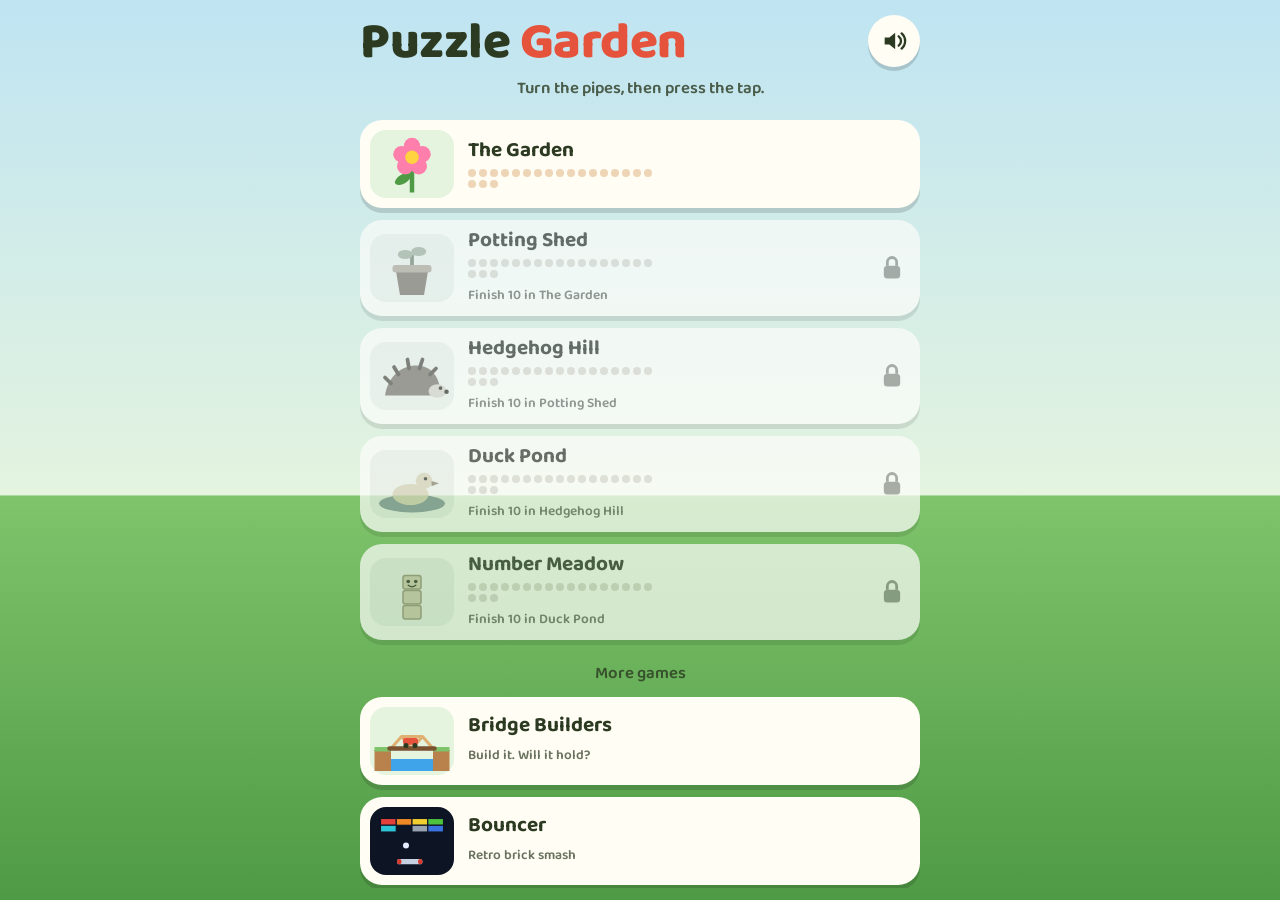
<file: index.html>
<!doctype html>
<html lang="en">
<head>
<meta charset="utf-8">
<meta name="viewport" content="width=device-width,initial-scale=1,maximum-scale=1,minimum-scale=1,user-scalable=no,viewport-fit=cover">
<title>Puzzle Garden</title>
<meta name="description" content="A gentle pipe puzzle for little ones. No ads, no timers.">
<!-- Makes it installable / full-screen when added to the home screen -->
<link rel="manifest" href="manifest.json">
<meta name="theme-color" content="#4f9a45">
<meta name="apple-mobile-web-app-capable" content="yes">
<meta name="mobile-web-app-capable" content="yes">
<meta name="apple-mobile-web-app-status-bar-style" content="default">
<meta name="apple-mobile-web-app-title" content="Puzzle Garden">
<link rel="apple-touch-icon" href="icons/icon-180.png">
<link rel="icon" href="icons/icon-192.png">
<link rel="preconnect" href="https://fonts.googleapis.com">
<link rel="stylesheet" href="https://fonts.googleapis.com/css2?family=Baloo+2:wght@600;800&display=swap">
<link rel="stylesheet" href="css/style.css">
<style>:root{padding-top:env(safe-area-inset-top,0px);padding-bottom:env(safe-area-inset-bottom,0px);box-sizing:border-box}</style>
</head>
<body>
<div class="app">
  <section class="screen" id="home">
    <div class="top">
      <h1>Puzzle <span>Garden</span></h1>
      <button class="round" id="mute" aria-label="Sound on or off"></button>
    </div>
    <p class="sub">Turn the pipes, then press the tap.</p>
    <div class="worlds" id="worlds"></div>
    <p class="sub more">More games</p>
    <div class="worlds">
      <a class="world gamecard" href="bridge/" aria-label="Bridge Builders">
        <div class="art"><svg viewBox="0 0 100 80"><rect x="0" y="52" width="22" height="28" fill="#b9824c"/><rect x="78" y="52" width="22" height="28" fill="#b9824c"/><rect x="0" y="48" width="22" height="6" fill="#7fc46b"/><rect x="78" y="48" width="22" height="6" fill="#7fc46b"/><rect x="22" y="64" width="56" height="16" fill="#3fa4ea"/><path d="M22 50L36 34 50 50 64 34 78 50M36 34H64" stroke="#e0b072" stroke-width="4" fill="none" stroke-linejoin="round"/><path d="M20 50H80" stroke="#7a5230" stroke-width="6" stroke-linecap="round"/><rect x="38" y="36" width="20" height="9" rx="3" fill="#e5533d"/><circle cx="42" cy="46" r="3.4" fill="#2c3a22"/><circle cx="54" cy="46" r="3.4" fill="#2c3a22"/></svg></div>
        <div class="winfo"><strong>Bridge Builders</strong><span class="soon">Build it. Will it hold?</span></div>
      </a>
      <a class="world gamecard" href="bouncer/" aria-label="Bouncer">
        <div class="art" style="background:#0d1424"><svg viewBox="0 0 100 80"><g stroke="#0d1424" stroke-width="1.5"><rect x="8" y="10" width="21" height="9" fill="#e5413b"/><rect x="29" y="10" width="21" height="9" fill="#f08a24"/><rect x="50" y="10" width="21" height="9" fill="#f2cf2f"/><rect x="71" y="10" width="21" height="9" fill="#4cc23d"/><rect x="8" y="19" width="21" height="9" fill="#2fc4d4"/><rect x="50" y="19" width="21" height="9" fill="#9aa4b0"/><rect x="71" y="19" width="21" height="9" fill="#3a73de"/></g><circle cx="42" cy="46" r="4" fill="#e6ecff"/><rect x="30" y="64" width="34" height="7" rx="3.5" fill="#c6d0e0"/><rect x="30" y="64" width="6" height="7" rx="3" fill="#d63a2e"/><rect x="58" y="64" width="6" height="7" rx="3" fill="#d63a2e"/></svg></div>
        <div class="winfo"><strong>Bouncer</strong><span class="soon">Retro brick smash</span></div>
      </a>
      <a class="world gamecard" href="manor/" aria-label="Murder at Muddlecombe Manor">
        <div class="art" style="background:#2c1d13"><svg viewBox="0 0 100 80"><path d="M14 40L50 14 86 40V72H14Z" fill="#5b3d27"/><path d="M8 42L50 10 92 42" stroke="#3b2416" stroke-width="6" fill="none" stroke-linejoin="round"/><rect x="44" y="50" width="12" height="22" fill="#1d130d"/><rect x="22" y="44" width="12" height="10" fill="#f2c94c"/><rect x="66" y="44" width="12" height="10" fill="#1d130d"/><circle cx="72" cy="26" r="7" fill="#f1e6cc"/><circle cx="75" cy="24" r="6" fill="#2c1d13"/><circle cx="35" cy="66" r="7" fill="none" stroke="#f1e6cc" stroke-width="3"/><path d="M40 71l7 7" stroke="#f1e6cc" stroke-width="3.5" stroke-linecap="round"/></svg></div>
        <div class="winfo"><strong>Muddlecombe Manor</strong><span class="soon">Whodunnit for 2&ndash;6</span></div>
      </a>
    </div>
    <p class="foot">No ads. No timers. Just tap.</p>
  </section>

  <section class="screen" id="levels" hidden>
    <div class="bar">
      <button class="round" id="levelsBack" aria-label="Back to worlds"></button>
      <h2 id="worldName"></h2>
      <span class="spacer"></span>
    </div>
    <div class="plots" id="plots"></div>
  </section>

  <section class="screen" id="game" hidden>
    <div class="bar">
      <button class="round" id="homeBtn" aria-label="Back to levels"></button>
      <div class="tower" id="lvlTower" aria-hidden="true"></div>
      <button class="round" id="resetBtn" aria-label="Start this level again"></button>
    </div>
    <div class="bed"><div class="board" id="board"></div></div>
    <div class="tray" id="tray" hidden></div>
  </section>
</div>

<div class="win" id="win" hidden>
  <svg class="big" viewBox="0 0 100 100" aria-hidden="true">
    <g fill="var(--petal)">
      <ellipse cx="50" cy="22" rx="14" ry="20"/><ellipse cx="50" cy="22" rx="14" ry="20" transform="rotate(60 50 45)"/>
      <ellipse cx="50" cy="22" rx="14" ry="20" transform="rotate(120 50 45)"/><ellipse cx="50" cy="22" rx="14" ry="20" transform="rotate(180 50 45)"/>
      <ellipse cx="50" cy="22" rx="14" ry="20" transform="rotate(240 50 45)"/><ellipse cx="50" cy="22" rx="14" ry="20" transform="rotate(300 50 45)"/>
    </g>
    <circle cx="50" cy="45" r="15" fill="var(--centre)"/>
    <circle cx="44" cy="42" r="2.4" fill="var(--ink)"/><circle cx="56" cy="42" r="2.4" fill="var(--ink)"/>
    <path d="M43 49 q7 7 14 0" stroke="var(--ink)" stroke-width="2.6" fill="none" stroke-linecap="round"/>
  </svg>
  <div class="row">
    <button class="round" id="winHome" aria-label="Back to garden"></button>
    <button class="go" id="nextBtn" aria-label="Next level"><svg viewBox="0 0 24 24"><path d="M5 12h12M12 6l6 6-6 6" stroke="#fff" stroke-width="3.2" fill="none" stroke-linecap="round" stroke-linejoin="round"/></svg></button>
  </div>
</div>
<script src="js/levels.js"></script>
<script src="js/game.js"></script>
</body>
</html>
</file>
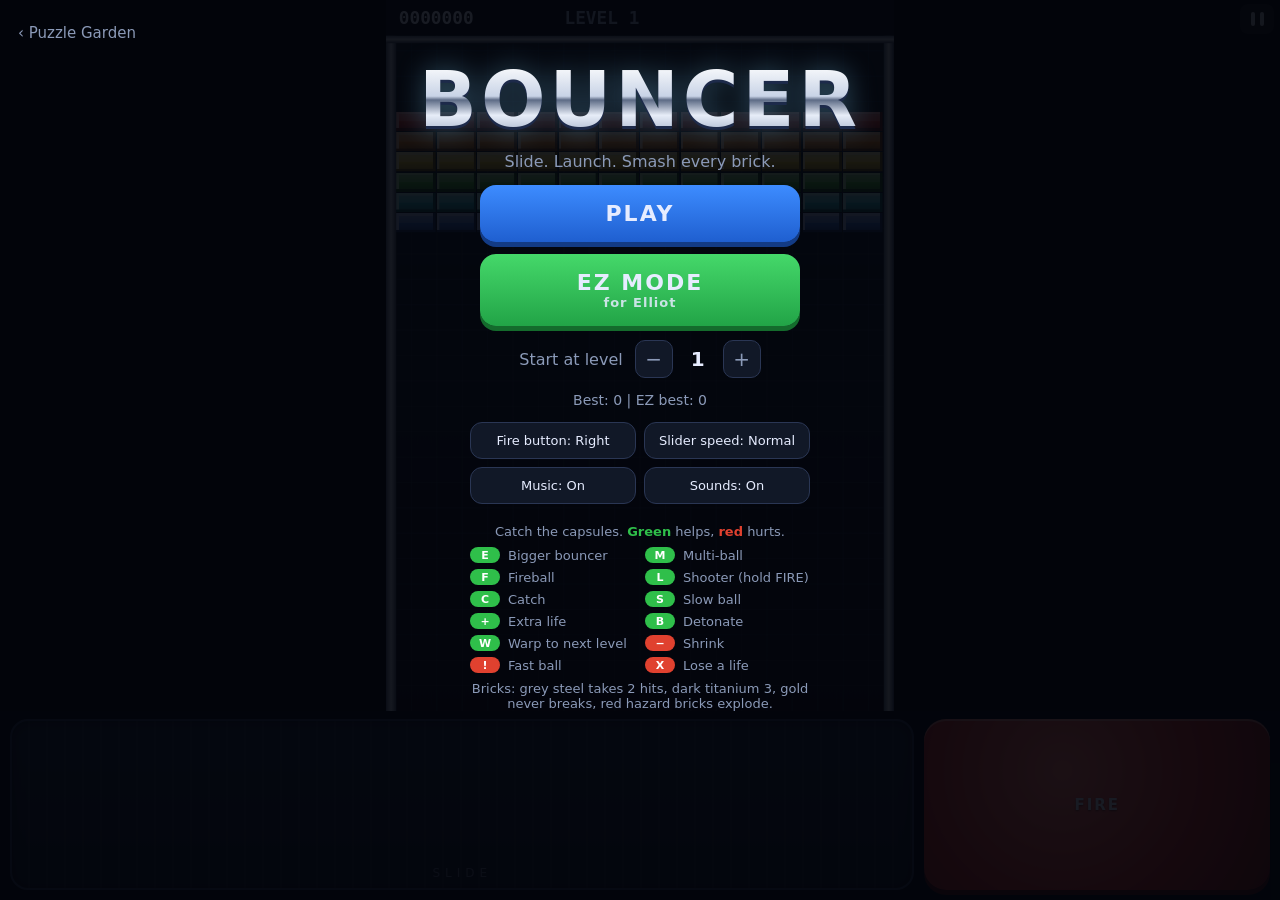
<file: bouncer/index.html>
<!doctype html>
<html lang="en">
<head>
<meta charset="utf-8">
<meta name="viewport" content="width=device-width,initial-scale=1,maximum-scale=1,minimum-scale=1,user-scalable=no,viewport-fit=cover">
<title>Bouncer</title>
<meta name="description" content="A retro brick-breaker. Slide, launch, smash.">
<link rel="manifest" href="../manifest.json">
<meta name="theme-color" content="#05070d">
<meta name="apple-mobile-web-app-capable" content="yes">
<meta name="mobile-web-app-capable" content="yes">
<meta name="apple-mobile-web-app-status-bar-style" content="black-translucent">
<meta name="apple-mobile-web-app-title" content="Puzzle Garden">
<link rel="apple-touch-icon" href="../icons/icon-180.png">
<link rel="icon" href="../icons/icon-192.png">
<link rel="stylesheet" href="bouncer.css">
</head>
<body>
<div id="app">
  <!-- The playfield. Everything in it is drawn by game.js -->
  <div id="stage">
    <canvas id="view"></canvas>
    <button id="pauseBtn" aria-label="Pause"><i></i><i></i></button>
  </div>

  <!-- The controls: a slide area that works like a laptop trackpad, and a fire button.
       The "fire-left" class swaps their sides. -->
  <div id="pad">
    <div id="slider" aria-label="Slide here to move the bouncer">
      <div class="grip"></div>
      <div id="touchDot"></div>
      <span>SLIDE</span>
    </div>
    <button id="fire" aria-label="Fire or launch"><b id="fireLabel">LAUNCH</b></button>
  </div>
</div>

<!-- Title screen -->
<div class="overlay" id="menu">
  <a class="back" href="../">&lsaquo; Puzzle Garden</a>
  <h1 class="logo">BOUNCER</h1>
  <p class="tag">Slide. Launch. Smash every brick.</p>
  <div class="btns">
    <button class="big" id="playNormal">PLAY</button>
    <button class="big ez" id="playEz">EZ MODE<small>for Elliot</small></button>
  </div>
  <div class="startAt">Start at level
    <button id="lvDown" aria-label="Earlier level">&minus;</button>
    <span id="lvNum">1</span>
    <button id="lvUp" aria-label="Later level">+</button>
  </div>
  <div class="scores" id="scores"></div>
  <div class="opts">
    <button data-opt="side"></button>
    <button data-opt="sens"></button>
    <button data-opt="music"></button>
    <button data-opt="sfx"></button>
  </div>
  <div class="legend">
    <p>Catch the capsules. <span class="g">Green</span> helps, <span class="r">red</span> hurts.</p>
    <ul>
      <li><em class="g">E</em>Bigger bouncer</li>
      <li><em class="g">M</em>Multi-ball</li>
      <li><em class="g">F</em>Fireball</li>
      <li><em class="g">L</em>Shooter (hold FIRE)</li>
      <li><em class="g">C</em>Catch</li>
      <li><em class="g">S</em>Slow ball</li>
      <li><em class="g">+</em>Extra life</li>
      <li><em class="g">B</em>Detonate</li>
      <li><em class="g">W</em>Warp to next level</li>
      <li><em class="r">&minus;</em>Shrink</li>
      <li><em class="r">!</em>Fast ball</li>
      <li><em class="r">X</em>Lose a life</li>
    </ul>
    <p>Bricks: grey steel takes 2 hits, dark titanium 3, gold never breaks, red hazard bricks explode.</p>
  </div>
</div>

<!-- Pause screen -->
<div class="overlay" id="pauseMenu" hidden>
  <h2>PAUSED</h2>
  <div class="btns">
    <button class="big" id="resumeBtn">RESUME</button>
    <button class="big dim" id="quitBtn">QUIT TO MENU</button>
  </div>
  <div class="opts">
    <button data-opt="side"></button>
    <button data-opt="sens"></button>
    <button data-opt="music"></button>
    <button data-opt="sfx"></button>
  </div>
</div>

<!-- Game over screen -->
<div class="overlay" id="overMenu" hidden>
  <h2>GAME OVER</h2>
  <p class="final" id="finalScore"></p>
  <p class="best" id="finalBest"></p>
  <div class="btns">
    <button class="big" id="againBtn">PLAY AGAIN</button>
    <button class="big dim" id="menuBtn">MENU</button>
  </div>
</div>

<script src="levels.js"></script>
<script src="sound.js"></script>
<script src="game.js"></script>
</body>
</html>
</file>
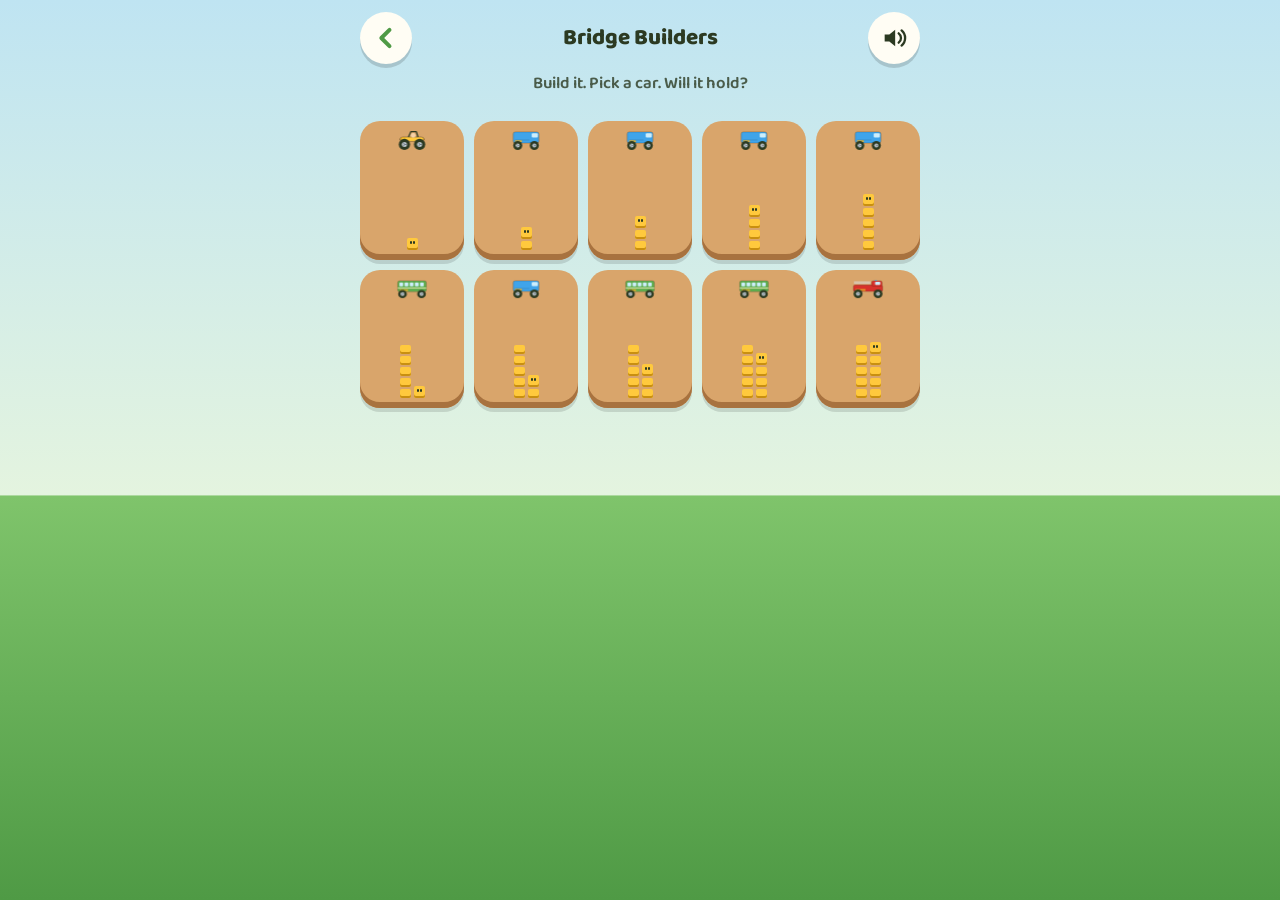
<file: bridge/index.html>
<!doctype html>
<html lang="en">
<head>
<meta charset="utf-8">
<meta name="viewport" content="width=device-width,initial-scale=1,maximum-scale=1,minimum-scale=1,user-scalable=no,viewport-fit=cover">
<title>Bridge Builders</title>
<meta name="description" content="Build a bridge, pick a car, and see if it holds. No ads, no timers.">
<link rel="manifest" href="../manifest.json">
<meta name="theme-color" content="#4f9a45">
<meta name="apple-mobile-web-app-capable" content="yes">
<meta name="mobile-web-app-capable" content="yes">
<meta name="apple-mobile-web-app-title" content="Puzzle Garden">
<link rel="apple-touch-icon" href="../icons/icon-180.png">
<link rel="icon" href="../icons/icon-192.png">
<link rel="preconnect" href="https://fonts.googleapis.com">
<link rel="stylesheet" href="https://fonts.googleapis.com/css2?family=Baloo+2:wght@600;800&display=swap">
<link rel="stylesheet" href="../css/style.css">
<link rel="stylesheet" href="bridge.css">
<style>:root{padding-top:env(safe-area-inset-top,0px);padding-bottom:env(safe-area-inset-bottom,0px);box-sizing:border-box}</style>
</head>
<body>
<div class="app">
  <!-- Level picker -->
  <section class="screen" id="levels">
    <div class="bar">
      <a class="round" id="homeLink" href="../" aria-label="Back to Puzzle Garden"></a>
      <h2>Bridge Builders</h2>
      <button class="round" id="mute" aria-label="Sound on or off"></button>
    </div>
    <p class="sub">Build it. Pick a car. Will it hold?</p>
    <div class="plots" id="plots"></div>
  </section>

  <!-- Building and testing -->
  <section class="screen" id="game" hidden>
    <div class="bar">
      <button class="round" id="backBtn" aria-label="Back to levels"></button>
      <div class="tower" id="lvlTower" aria-hidden="true"></div>
      <div class="barRight">
        <button class="round" id="undoBtn" aria-label="Undo"></button>
        <button class="round" id="clearBtn" aria-label="Start again"></button>
      </div>
    </div>
    <div class="stage" id="stage"><canvas id="view"></canvas></div>
    <div class="panel">
      <div class="row">
        <button class="tool sel" id="toolRoad" aria-label="Road: the car drives on it"></button>
        <button class="tool" id="toolStick" aria-label="Stick: holds the road up"></button>
        <div class="left" aria-label="Pieces left"><div class="tower" id="leftTower"></div></div>
      </div>
      <div class="row">
        <div class="cars" id="cars"></div>
        <button class="play" id="playBtn" aria-label="Drive!"></button>
      </div>
    </div>
  </section>
</div>

<div class="win" id="win" hidden>
  <svg class="big" viewBox="0 0 100 100" aria-hidden="true">
    <path d="M30 92V12" stroke="#6b4f35" stroke-width="6" stroke-linecap="round"/>
    <path d="M33 14h50l-12 16 12 16H33z" fill="#e5533d"/>
    <path d="M33 14h50l-12 16 12 16H33z" fill="none" stroke="#a8321f" stroke-width="3" stroke-linejoin="round"/>
    <circle cx="52" cy="30" r="7" fill="#fff"/>
  </svg>
  <canvas id="winCar" width="240" height="140"></canvas>
  <div class="row">
    <button class="round" id="winBack" aria-label="Back to levels"></button>
    <button class="go" id="nextBtn" aria-label="Next level"><svg viewBox="0 0 24 24"><path d="M5 12h12M12 6l6 6-6 6" stroke="#fff" stroke-width="3.2" fill="none" stroke-linecap="round" stroke-linejoin="round"/></svg></button>
  </div>
</div>

<script src="physics.js"></script>
<script src="levels.js"></script>
<script src="game.js"></script>
</body>
</html>
</file>
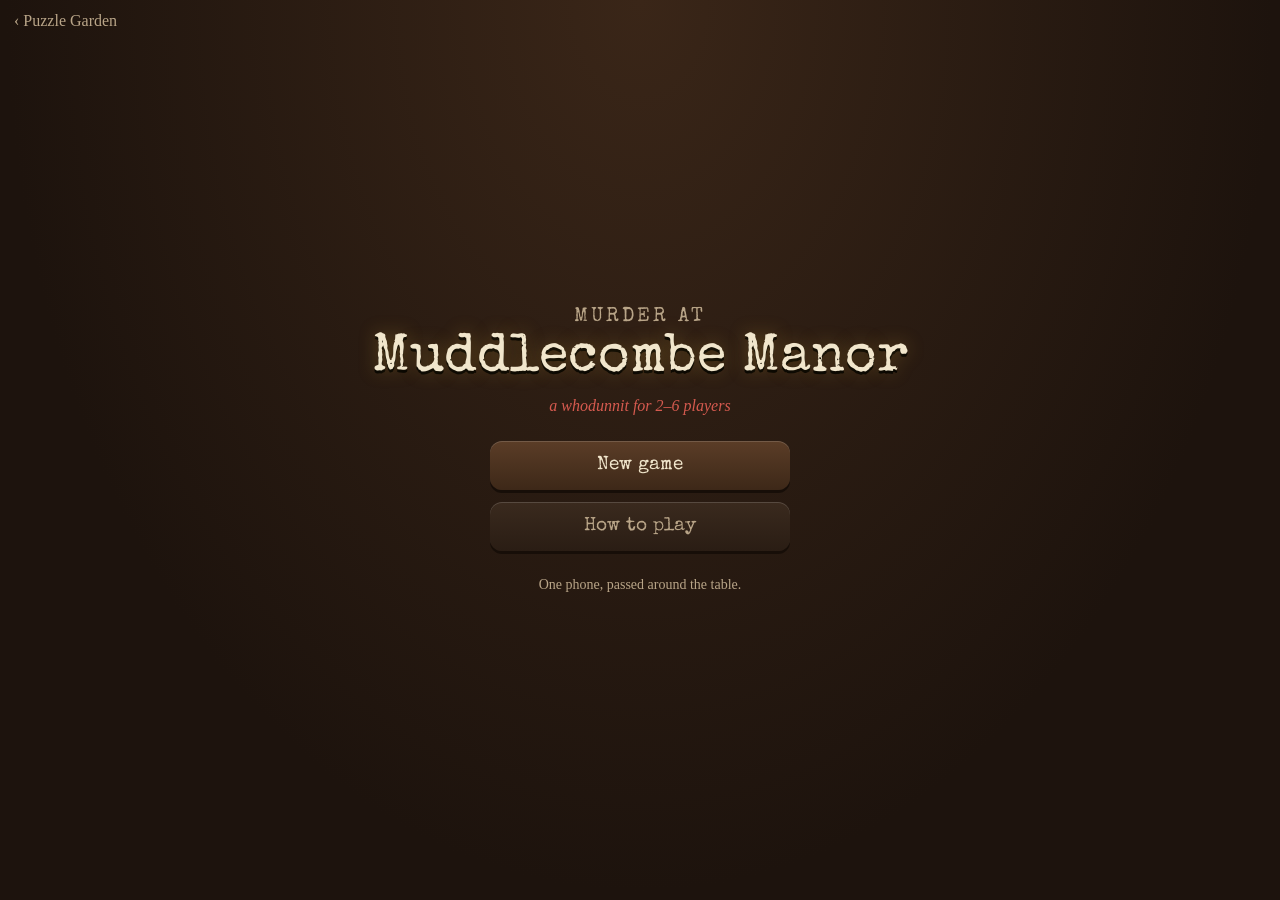
<file: manor/index.html>
<!doctype html>
<html lang="en">
<head>
<meta charset="utf-8">
<meta name="viewport" content="width=device-width,initial-scale=1,maximum-scale=1,minimum-scale=1,user-scalable=no,viewport-fit=cover">
<title>Murder at Muddlecombe Manor</title>
<meta name="description" content="A pass-and-play whodunnit for 2 to 6 players.">
<link rel="manifest" href="../manifest.json">
<meta name="theme-color" content="#1d130d">
<meta name="apple-mobile-web-app-capable" content="yes">
<meta name="mobile-web-app-capable" content="yes">
<meta name="apple-mobile-web-app-status-bar-style" content="black-translucent">
<meta name="apple-mobile-web-app-title" content="Puzzle Garden">
<link rel="apple-touch-icon" href="../icons/icon-180.png">
<link rel="icon" href="../icons/icon-192.png">
<link rel="preconnect" href="https://fonts.googleapis.com">
<link rel="stylesheet" href="https://fonts.googleapis.com/css2?family=Special+Elite&display=swap">
<link rel="stylesheet" href="manor.css">
</head>
<body>
<div id="app">

  <!-- Title screen -->
  <section class="screen" id="title">
    <a class="back" href="../">&lsaquo; Puzzle Garden</a>
    <div class="logo">
      <span class="small">Murder at</span>
      <span class="big">Muddlecombe Manor</span>
      <span class="drip">a whodunnit for 2&ndash;6 players</span>
    </div>
    <div class="btns">
      <button class="btn gold" id="continueBtn" hidden>Continue game</button>
      <button class="btn" id="newBtn">New game</button>
      <button class="btn dim" id="rulesBtn">How to play</button>
    </div>
    <p class="foot">One phone, passed around the table.</p>
  </section>

  <!-- Choosing players -->
  <section class="screen" id="setup" hidden>
    <div class="bar"><button class="icon" id="setupBack" aria-label="Back">&lsaquo;</button><h2>Who's playing?</h2><span></span></div>
    <div class="counts" id="counts"></div>
    <p class="hint">Tap a token to change character.</p>
    <div class="seats" id="seats"></div>
    <button class="btn gold" id="startBtn">Deal the cards</button>
  </section>

  <!-- "Pass the phone" screen: hides everything so only the right person sees their cards -->
  <section class="screen cover" id="cover" hidden>
    <div class="token big" id="coverToken"></div>
    <p class="passTo">Pass the phone to</p>
    <h2 id="coverName"></h2>
    <p class="char" id="coverChar"></p>
    <p class="msg" id="coverMsg"></p>
    <p class="tap">Tap when only <b id="coverName2"></b> can see the screen</p>
  </section>

  <!-- The game -->
  <section class="screen" id="game" hidden>
    <div class="gbar">
      <button class="icon" id="menuBtn" aria-label="Menu">&#9776;</button>
      <div id="turnInfo"></div>
      <button class="icon" id="logBtn" aria-label="What's happened">&#128220;</button>
    </div>
    <div id="boardWrap"><canvas id="board"></canvas></div>
    <div id="panel">
      <p id="status"></p>
      <div class="acts">
        <div id="die" class="die" hidden></div>
        <button class="btn gold" id="rollBtn">Roll</button>
        <button class="btn" id="passageBtn" hidden>Secret passage</button>
        <button class="btn" id="suggestBtn">Suggest</button>
        <button class="btn red" id="accuseBtn">Accuse</button>
      </div>
      <div class="acts small">
        <button class="btn dim" id="cardsBtn">My cards</button>
        <button class="btn dim" id="notesBtn">Notebook</button>
        <button class="btn dim" id="endBtn">End turn</button>
      </div>
    </div>
  </section>
</div>

<!-- Pop-up sheet used for picking, notebook, cards, rules and results -->
<div id="modal" hidden><div class="sheet" id="sheet"></div></div>

<script src="data.js"></script>
<script src="game.js"></script>
<script src="bots.js"></script>
</body>
</html>
</file>
<file: css/style.css>
/* Puzzle Garden styles — colours are defined once at the top as variables */
[hidden]{display:none!important}
*{box-sizing:border-box}
/* Layout: one-screen app — sky-to-grass backdrop, a raised soil bed holds the puzzle grid, big round controls only. Single bright look by design. */
:root{
  --sky:#bfe4f2; --sky-low:#e4f4df;
  --grass:#7fc46b; --grass-deep:#4f9a45; --grass-tuft:#62ad54;
  --soil:#d9a56b; --soil-deep:#a8723f;
  --hose:#f6bd34; --hose-edge:#b57c12;
  --water:#3fa4ea; --water-edge:#1f6fb3;
  --tap:#e5533d; --tap-dark:#a8321f;
  --petal:#ff7fac; --petal-2:#ffb3cd; --centre:#ffd23f; --bud:#5fae4f;
  --rock:#a2abb0; --rock-dark:#7d878d;
  --cube:#ffc93d; --cube-edge:#c98f10;
  --metal:#c3ccd2;
  --red-water:#ef4f6a; --red-edge:#a92d45; --mix:#8f63c9; --mix-edge:#5d3f8c;
  --bflower:#5fa8ee; --rflower:#f04f78;
  --hog:#9a7350; --hog-dark:#6b4f35; --hog-face:#ecd0a8;
  --pebble:#e3d3b2; --pebble-dark:#bfa982; --slot:#c48f58; --metal-edge:#6f7c86; --bolt:#55616a;
  --ink:#2c3a22; --card:#fffdf4;
  --display:"Baloo 2","Trebuchet MS",system-ui,sans-serif;
  color-scheme:light;
}
html,body{height:100%}
body{margin:0;background:linear-gradient(var(--sky) 0%,var(--sky-low) 55%,var(--grass) 55.1%,var(--grass-deep) 100%);color:var(--ink);font-family:var(--display);-webkit-tap-highlight-color:transparent;user-select:none;-webkit-user-select:none;overflow:hidden;touch-action:manipulation}
button{font:inherit;color:inherit;border:0;background:none;cursor:pointer;padding:0}
button:focus-visible{outline:4px solid var(--water-edge);outline-offset:3px;border-radius:16px}
.app{height:100%;box-sizing:border-box;padding-left:max(16px,env(safe-area-inset-left,0px));padding-right:max(16px,env(safe-area-inset-right,0px));padding-block:12px;display:flex;flex-direction:column}
.screen{flex:1;display:flex;flex-direction:column;align-items:center;min-height:0}
#home,#levels{overflow-y:auto;-webkit-overflow-scrolling:touch}

/* Home */
.top{width:100%;max-width:560px;display:flex;justify-content:space-between;align-items:center}
h1{font-size:clamp(2.2rem,9vw,3.2rem);font-weight:800;margin:6px 0 0;line-height:1;text-wrap:balance;color:var(--ink);letter-spacing:-.5px}
h1 span{color:var(--tap)}
.sub{margin:6px 0 18px;font-weight:600;font-size:1.05rem;opacity:.8}
.round{width:52px;height:52px;border-radius:50%;background:var(--card);box-shadow:0 4px 0 rgba(0,0,0,.15);display:grid;place-items:center;flex:none}
.round:active{transform:translateY(3px);box-shadow:0 1px 0 rgba(0,0,0,.15)}
.round svg{width:28px;height:28px}
.plots{display:grid;grid-template-columns:repeat(5,1fr);gap:10px;width:100%;max-width:560px}
.plot{background:var(--soil);border-radius:20px;box-shadow:inset 0 -6px 0 var(--soil-deep),0 4px 0 rgba(0,0,0,.12);aspect-ratio:4/5;display:flex;flex-direction:column;justify-content:flex-end;align-items:center;padding-bottom:10px;position:relative}
.plot:active{transform:translateY(3px)}
.plot.next{animation:hop 1.4s ease-in-out infinite}
.plot .badge{position:absolute;top:-6px;right:-6px;width:26px;height:26px}
.foot{margin-top:auto;padding-top:14px;font-weight:600;opacity:.75;font-size:.95rem;text-align:center;color:#fff}

/* number tower */
.tower{display:flex;flex-direction:row;gap:3px;align-items:flex-end}
.stack{display:flex;flex-direction:column-reverse;gap:2px}
.cube{width:11px;height:9px;background:var(--cube);border-radius:2px;box-shadow:inset 0 -2px 0 var(--cube-edge)}
.cube.face{height:12px;position:relative}
.cube.face::before,.cube.face::after{content:"";position:absolute;top:3px;width:2px;height:3px;border-radius:2px;background:var(--ink)}
.cube.face::before{left:3px}.cube.face::after{right:3px}

/* Game */
.bar{width:100%;max-width:560px;display:flex;justify-content:space-between;align-items:center;gap:12px}
.bed{margin:auto 0;padding:10px;background:var(--grass-deep);border-radius:24px;box-shadow:inset 0 0 0 6px var(--soil-deep),0 8px 0 rgba(0,0,0,.18)}
.board{display:grid;position:relative}
.tile{display:block;width:100%;height:100%;position:relative}
.tile svg{width:100%;height:100%;display:block;overflow:visible}
.pipe{transform-box:view-box;transform-origin:50% 50%;transition:transform .28s cubic-bezier(.3,1.5,.55,1)}
.edge line{stroke:var(--hose-edge);stroke-width:34}
.edge circle{fill:var(--hose-edge)}
.inner line{stroke:var(--hose);stroke-width:22;transition:stroke .35s}
.inner circle{fill:var(--hose);transition:fill .35s}
.wet .inner line,.always .inner line{stroke:var(--water)}
.wet .inner circle,.always .inner circle{fill:var(--water)}
.wet .edge line{stroke:var(--water-edge)} .wet .edge circle{fill:var(--water-edge)}
.patch{fill:var(--soil)}
.petals{transform-box:view-box;transform-origin:50px 40px;transform:scale(0);transition:transform .45s cubic-bezier(.3,1.8,.5,1)}
.wet .petals{transform:scale(1)}
.centre{fill:var(--bud);transition:fill .35s}
.wet .centre{fill:var(--centre)}
.wet .flowerwrap{animation:sway 2.4s ease-in-out infinite;transform-box:view-box;transform-origin:50px 90px}
.nudge .pipe{animation:wiggle .9s ease-in-out 2}
.bump{animation:bump .3s}

/* Win */
.win{position:fixed;inset:0;display:flex;flex-direction:column;align-items:center;justify-content:center;gap:24px;background:rgba(255,253,244,.72);backdrop-filter:blur(3px);-webkit-backdrop-filter:blur(3px);z-index:20}
.win .big{width:min(52vw,220px);animation:pop .6s cubic-bezier(.3,1.8,.5,1)}
.win .row{display:flex;gap:20px;align-items:center}
.go{width:96px;height:96px;border-radius:50%;background:var(--grass-deep);box-shadow:0 6px 0 #2f6b29;display:grid;place-items:center;animation:hop 1.2s ease-in-out infinite}
.go svg{width:52px;height:52px}
.fall{position:fixed;top:-30px;width:16px;height:22px;border-radius:50% 50% 50% 0;background:var(--petal);z-index:21;pointer-events:none;animation:fall linear forwards}
.fall:nth-child(odd){background:var(--petal-2)}

@keyframes hop{0%,100%{transform:translateY(0)}50%{transform:translateY(-6px)}}
@keyframes wiggle{0%,100%{transform:rotate(0)}25%{transform:rotate(-10deg)}75%{transform:rotate(10deg)}}
@keyframes bump{50%{transform:translateX(-4px)}}
@keyframes pop{from{transform:scale(.2)}to{transform:scale(1)}}
@keyframes sway{0%,100%{transform:rotate(-4deg)}50%{transform:rotate(4deg)}}
@keyframes fall{to{transform:translateY(110vh) rotate(540deg)}}
@media (prefers-reduced-motion:reduce){*,*::before,*::after{animation:none!important;transition-duration:.01ms!important}}

/* World map */
.worlds{display:flex;flex-direction:column;gap:12px;width:100%;max-width:560px}
.world{display:flex;align-items:center;gap:14px;background:var(--card);border-radius:22px;padding:10px 14px 10px 10px;box-shadow:0 5px 0 rgba(0,0,0,.14);position:relative;text-align:left}
.world:active{transform:translateY(3px);box-shadow:0 2px 0 rgba(0,0,0,.14)}
.world .art{width:84px;height:68px;flex:none;background:var(--sky-low);border-radius:16px;display:grid;place-items:center}
.world .art svg{width:76px;height:60px}
.winfo{display:flex;flex-direction:column;gap:6px;min-width:0}
.winfo strong{font-size:1.3rem;line-height:1.1}
.dots{display:flex;flex-wrap:wrap;gap:3px;max-width:190px}
.dots i{width:8px;height:8px;border-radius:50%;background:var(--soil);opacity:.45}
.dots i.on{background:var(--petal);opacity:1}
.soon{font-size:.85rem;font-weight:600;opacity:.7}
.world.locked{filter:grayscale(.85);opacity:.7}
.world .lock{position:absolute;right:14px;top:50%;transform:translateY(-50%);width:28px;height:28px}
.world .lock svg{width:28px;height:28px}
h2{margin:0;font-size:1.5rem;font-weight:800;text-align:center;flex:1}
.spacer{width:52px;flex:none}
#levels .plots{margin-top:18px}

/* Stuck metal pipes */
.fixed .edge line{stroke:var(--metal-edge)} .fixed .edge circle{fill:var(--metal-edge)}
.fixed .inner line{stroke:var(--metal)} .fixed .inner circle{fill:var(--metal)}
.bolt{fill:var(--bolt)}
.fixed.wet .inner line{stroke:var(--water)} .fixed.wet .inner circle{fill:var(--water)}
.fixed.wet .edge line{stroke:var(--metal-edge)} .fixed.wet .edge circle{fill:var(--metal-edge)}

/* The tap: pulses to invite a press, wheel spins while running */
.tap .inner line{stroke:var(--hose)}
.tap.on .inner line{stroke:var(--water)}
.tap.pulse svg{animation:pulse 1.1s ease-in-out infinite}
.tap .wheel{transform-box:view-box;transform-origin:50px 44px;transition:transform .5s}
.tap.on .wheel{transform:rotate(180deg)}

/* Leak splash */
.splash{position:absolute;width:0;height:0;pointer-events:none;z-index:3}
.splash i{position:absolute;left:-6px;top:-6px;width:12px;height:12px;border-radius:50% 50% 50% 0;background:var(--water);animation:drop .7s ease-out forwards}
.splash::before{content:"";position:absolute;left:-18px;top:-18px;width:36px;height:36px;border-radius:50%;background:var(--water);opacity:.35;animation:puddle .9s ease-out forwards}

@keyframes pulse{0%,100%{transform:scale(1)}50%{transform:scale(1.12)}}
@keyframes drop{0%{transform:translate(0,0) scale(.4);opacity:1}100%{transform:translate(var(--dx),var(--dy)) scale(1);opacity:0}}
@keyframes puddle{0%{transform:scale(.2);opacity:.6}100%{transform:scale(1.4);opacity:0}}

/* Coloured water: blue (default), red, and muddy purple when they mix */
.wet.w-r .inner line,.wet.w-r .inner circle,.wet.w-r .inner path{stroke:var(--red-water)}
.wet.w-r .inner circle{fill:var(--red-water)}
.wet.w-r .edge line,.wet.w-r .edge path{stroke:var(--red-edge)} .wet.w-r .edge circle{fill:var(--red-edge)}
.wet.w-mix .inner line,.wet.w-mix .inner path{stroke:var(--mix)} .wet.w-mix .inner circle{fill:var(--mix)}
.wet.w-mix .edge line,.wet.w-mix .edge path{stroke:var(--mix-edge)} .wet.w-mix .edge circle{fill:var(--mix-edge)}
.tap.on.w-r .inner line{stroke:var(--red-water)}
.inner path{stroke:var(--hose);stroke-width:22;transition:stroke .35s}
.edge path{stroke:var(--hose-edge);stroke-width:34}
.wet .inner path{stroke:var(--water)} .wet .edge path{stroke:var(--water-edge)}

/* Bridges: two pipes crossing; each keeps its own water */
.bridge .ax-v .inner line,.bridge .ax-v .edge line{transition:stroke .35s}

/* Tray of pieces and empty slots */
.tray{display:flex;flex-wrap:wrap;justify-content:center;gap:8px;margin:14px auto 0;padding:10px;max-width:560px;min-height:40px;background:var(--soil-deep);border-radius:20px;box-shadow:inset 0 4px 0 rgba(0,0,0,.18);touch-action:manipulation}
.tray:empty::after{content:"";display:block;width:40px;height:40px;border-radius:12px;border:3px dashed rgba(255,255,255,.35)}
.piece{touch-action:manipulation;transition:transform .15s}
.piece svg{width:100%;height:100%;display:block}
.piece.sel{transform:translateY(-8px) scale(1.06);filter:drop-shadow(0 6px 0 rgba(0,0,0,.25))}
.hole{fill:none;stroke:var(--slot);stroke-width:4;stroke-dasharray:10 8}
.slot .patch{fill:var(--soil)}
.board{touch-action:manipulation}
.lifted{opacity:.35}
.ghost{position:fixed;left:0;top:0;pointer-events:none;z-index:30;filter:drop-shadow(0 10px 6px rgba(0,0,0,.3))}
.ghost svg{width:100%;height:100%;display:block}
.haspebble .pebble{animation:none}

/* Hedgehog: asleep, then soaked and grumpy */
.hog .awake{display:none}
.soaked .hog .awake{display:inline} .soaked .hog .sleepy,.soaked .hog .zzz{display:none}
.soaked .hog{animation:shiver .12s linear 6;transform-box:view-box;transform-origin:50% 80%}
.zzz{animation:zz 2.4s ease-in-out infinite} .z2{animation-delay:.6s}
@keyframes zz{0%,100%{transform:translateY(0);opacity:.2}50%{transform:translateY(-4px);opacity:.6}}
@keyframes shiver{0%,100%{transform:translateX(0)}25%{transform:translateX(-3px)}75%{transform:translateX(3px)}}

/* Number blocks on taps and flowers */
.scube{fill:var(--cube);stroke:var(--cube-edge);stroke-width:1.5}
.wcube{fill:var(--water);stroke:var(--water-edge);stroke-width:1.5}
.wrong .flowerwrap{animation:nope .5s ease-in-out 2;transform-box:view-box;transform-origin:50px 90px}
.wrong .centre{fill:#a88a5c}
@keyframes nope{0%,100%{transform:rotate(0)}25%{transform:rotate(-8deg)}75%{transform:rotate(8deg)}}
.splash.red i,.splash.red::before{background:var(--red-water)}

/* iPhone: no double-tap zoom, no text-size jumps, no grey tap flash */
html,body,button,.tile,.piece,.plot,.world{touch-action:manipulation}
html{-webkit-text-size-adjust:100%;text-size-adjust:100%}
*{-webkit-touch-callout:none}

/* Link to other games on the home screen */
a.world{text-decoration:none;color:inherit}
.sub.more{margin:20px 0 10px}
</file>
<file: bouncer/bouncer.css>
/* BOUNCER — looks. Dark retro arcade style, separate from Puzzle Garden's garden theme. */
:root { --bg: #05070d; --panel: #111827; --edge: #2a3654; --ink: #e6ecff; --dim: #8b9ab8;
        --fire: #e5413b; --good: #2fbf4a; --bad: #e0412f; --glow: #7fd0ff; }
* { box-sizing: border-box; }
html, body { margin: 0; height: 100%; background: var(--bg); color: var(--ink);
  font-family: "Trebuchet MS", system-ui, -apple-system, sans-serif;
  overscroll-behavior: none; -webkit-user-select: none; user-select: none;
  -webkit-touch-callout: none; -webkit-tap-highlight-color: transparent; }
button { font: inherit; color: inherit; cursor: pointer; }

/* Full-screen column: playfield on top, controls underneath */
#app { position: fixed; inset: 0; display: flex; flex-direction: column; touch-action: none;
  padding: env(safe-area-inset-top, 0) env(safe-area-inset-right, 0) env(safe-area-inset-bottom, 0) env(safe-area-inset-left, 0); }
#stage { flex: 1; position: relative; min-height: 0; }
#view { position: absolute; inset: 0; width: 100%; height: 100%; display: block; }

#pauseBtn { position: absolute; top: 4px; right: 6px; width: 34px; height: 30px; border: 0; border-radius: 8px;
  background: rgba(255,255,255,.08); display: flex; align-items: center; justify-content: center; gap: 5px; }
#pauseBtn i { width: 4px; height: 14px; background: var(--ink); border-radius: 2px; opacity: .8; }

/* ---- Controls ---- */
#pad { flex: none; height: clamp(110px, 21vh, 190px); display: flex; gap: 10px; padding: 8px 10px 10px; }
#pad.fire-left { flex-direction: row-reverse; }
#slider { flex: 2.7; position: relative; border-radius: 18px; overflow: hidden; touch-action: none;
  background: linear-gradient(#192136, #0c111d); border: 2px solid var(--edge);
  box-shadow: inset 0 3px 12px rgba(0,0,0,.6); }
#slider .grip { position: absolute; inset: 0;
  background: repeating-linear-gradient(90deg, transparent 0 16px, rgba(255,255,255,.045) 16px 18px); }
#slider span { position: absolute; left: 0; right: 0; bottom: 8px; text-align: center; font-size: 12px;
  letter-spacing: 5px; color: var(--dim); opacity: .6; pointer-events: none; }
#touchDot { position: absolute; width: 56px; height: 56px; margin: -28px 0 0 -28px; border-radius: 50%;
  background: radial-gradient(rgba(127,208,255,.45), rgba(127,208,255,0) 70%); opacity: 0;
  transition: opacity .15s; pointer-events: none; }
#touchDot.on { opacity: 1; }

#fire { flex: 1; min-width: 84px; border: 0; border-radius: 22px; touch-action: none;
  background: radial-gradient(circle at 40% 30%, #ff7b6b, #c42a22 60%, #7d1712);
  box-shadow: 0 5px 0 #4d0e0b, inset 0 2px 0 rgba(255,255,255,.35); }
#fire b { font-size: 15px; letter-spacing: 2px; text-shadow: 0 1px 2px rgba(0,0,0,.5); }
#fire:active, #fire.down { transform: translateY(3px); box-shadow: 0 2px 0 #4d0e0b, inset 0 2px 0 rgba(255,255,255,.35); }
#fire.armed { background: radial-gradient(circle at 40% 30%, #fff38a, #f0a81c 55%, #a1580b);
  box-shadow: 0 5px 0 #5b3205, 0 0 18px rgba(255,200,60,.55), inset 0 2px 0 rgba(255,255,255,.4); }
#fire.launch { background: radial-gradient(circle at 40% 30%, #8fe3ff, #2a8fd6 60%, #164f80);
  box-shadow: 0 5px 0 #0c2f4e, inset 0 2px 0 rgba(255,255,255,.35); }

/* ---- Menus ---- */
.overlay { position: fixed; inset: 0; z-index: 10; display: flex; flex-direction: column; align-items: center;
  justify-content: flex-start; gap: 14px; padding: calc(24px + env(safe-area-inset-top, 0)) 18px 30px;
  background: rgba(3,5,12,.9); overflow-y: auto; touch-action: pan-y; -webkit-overflow-scrolling: touch; }
.overlay[hidden] { display: none; }
.back { align-self: flex-start; color: var(--dim); text-decoration: none; font-size: 15px; }
.logo { margin: 6px 0 0; font-size: clamp(46px, 15vw, 76px); letter-spacing: 4px; font-weight: 900; line-height: 1;
  background: linear-gradient(#ffffff 0%, #c8d3e6 45%, #5d6b86 50%, #e7edf8 70%, #9aa8c2 100%);
  -webkit-background-clip: text; background-clip: text; color: transparent;
  filter: drop-shadow(0 3px 0 #1d2a4a) drop-shadow(0 0 14px rgba(127,208,255,.35)); }
h2 { margin: 30px 0 4px; font-size: 38px; letter-spacing: 3px; }
.tag { margin: 0; color: var(--dim); }
.btns { display: flex; flex-direction: column; gap: 12px; width: min(320px, 100%); }
.big { border: 0; border-radius: 16px; padding: 16px; font-size: 22px; font-weight: 800; letter-spacing: 2px;
  background: linear-gradient(#3d8cff, #1f5fd0); box-shadow: 0 5px 0 #133b85; }
.big:active { transform: translateY(3px); box-shadow: 0 2px 0 #133b85; }
.big.ez { background: linear-gradient(#45d86a, #22a447); box-shadow: 0 5px 0 #146b2c; }
.big.dim { background: linear-gradient(#3a4560, #273049); box-shadow: 0 5px 0 #161c2c; }
.big small { display: block; font-size: 13px; font-weight: 600; letter-spacing: 1px; opacity: .85; }
.startAt { display: flex; align-items: center; gap: 12px; color: var(--dim); }
.startAt button { width: 38px; height: 38px; border-radius: 10px; border: 1px solid var(--edge); background: var(--panel); font-size: 20px; }
.startAt span { min-width: 26px; text-align: center; font-size: 20px; color: var(--ink); font-weight: 800; }
.scores { color: var(--dim); font-size: 14px; text-align: center; }
.opts { display: grid; grid-template-columns: 1fr 1fr; gap: 8px; width: min(340px, 100%); }
.opts button { border: 1px solid var(--edge); background: var(--panel); border-radius: 12px; padding: 10px 6px; font-size: 13px; }
.legend { width: min(340px, 100%); font-size: 13px; color: var(--dim); }
.legend p { margin: 6px 0; text-align: center; }
.legend ul { list-style: none; padding: 0; margin: 8px 0; display: grid; grid-template-columns: 1fr 1fr; gap: 6px 10px; }
.legend li { display: flex; align-items: center; gap: 8px; }
.legend em { font-style: normal; font-weight: 800; color: #fff; width: 30px; height: 16px; border-radius: 8px;
  display: inline-flex; align-items: center; justify-content: center; font-size: 11px; flex: none; }
em.g, .legend em.g { background: var(--good); } em.r, .legend em.r { background: var(--bad); }
span.g { color: var(--good); font-weight: 700; } span.r { color: var(--bad); font-weight: 700; }
.final { font-size: 26px; margin: 0; font-weight: 800; }
.best { margin: 0; color: var(--dim); }
.best.new { color: #ffd34d; font-weight: 800; }
</file>
<file: bridge/bridge.css>
/* Bridge Builders — builds on ../css/style.css (colours, buttons, level plots, win screen) */
:root{
  --road:#7a5230; --road-top:#a77a4c;
  --stick:#e0b072; --stick-edge:#a8763d;
  --bolt:#e5533d;
}
.app{display:flex;flex-direction:column}
#levels{overflow-y:auto}
#levels .plots{margin-top:6px}
#levels .sub{text-align:center}
a.round{display:grid;place-items:center;text-decoration:none}
.barRight{display:flex;gap:10px}
.bar h2{font-size:1.4rem}
#game .bar{max-width:900px}

/* The building area */
.stage{flex:1;min-height:0;width:100%;max-width:900px;margin:10px auto 0;border-radius:22px;overflow:hidden;
  box-shadow:inset 0 0 0 5px var(--soil-deep),0 6px 0 rgba(0,0,0,.18);position:relative;touch-action:none;background:var(--sky)}
.stage canvas{display:block;width:100%;height:100%;touch-action:none}

/* Bottom panel */
.panel{width:100%;max-width:900px;margin:10px auto 0;display:flex;flex-direction:column;gap:10px}
.panel .row{display:flex;align-items:center;gap:10px}
.tool{width:64px;height:56px;border-radius:18px;background:var(--card);box-shadow:0 4px 0 rgba(0,0,0,.15);display:grid;place-items:center;flex:none}
.tool svg{width:48px;height:40px}
.tool.sel{background:#fff6c9;box-shadow:0 0 0 4px var(--hose) inset,0 4px 0 rgba(0,0,0,.15)}
.tool:active{transform:translateY(3px)}
.left{margin-left:auto;background:var(--soil-deep);border-radius:16px;padding:8px 12px;min-height:40px;display:flex;align-items:flex-end}
.left .cube{background:var(--stick);box-shadow:inset 0 -2px 0 var(--stick-edge)}
.left.empty{animation:bump .3s 2}
.cars{display:flex;gap:6px;flex:1;min-width:0}
.car{flex:1;min-width:0;height:62px;border-radius:16px;background:var(--card);box-shadow:0 4px 0 rgba(0,0,0,.15);position:relative;display:flex;flex-direction:column;align-items:center;justify-content:center;padding:2px}
.car canvas{width:100%;height:30px;display:block}
.car .blocks{display:flex;gap:2px;margin-top:3px}
.car .blocks i{width:8px;height:8px;border-radius:2px;background:var(--cube);box-shadow:inset 0 -2px 0 var(--cube-edge)}
.car.sel{background:#fff6c9;box-shadow:0 0 0 4px var(--hose) inset,0 4px 0 rgba(0,0,0,.15)}
.car .goal{position:absolute;top:-8px;right:-4px;width:22px;height:22px}
.car .tick{position:absolute;top:-8px;left:-4px;width:22px;height:22px}
.car.pulse{animation:pulse 1s ease-in-out 4}
.play{width:76px;height:76px;border-radius:50%;background:var(--grass-deep);box-shadow:0 6px 0 #2f6b29;display:grid;place-items:center;flex:none}
.play svg{width:40px;height:40px}
.play:active{transform:translateY(4px);box-shadow:0 2px 0 #2f6b29}
.play.stop{background:var(--tap);box-shadow:0 6px 0 var(--tap-dark)}
.play.wiggle{animation:hop 1s ease-in-out infinite}
#winCar{width:200px;height:116px}
.disabled{opacity:.45;pointer-events:none}

/* Level picker: show the goal car under each tower */
#levels .plot{aspect-ratio:3/4;justify-content:flex-end}
.plot .goalcar{position:absolute;top:7px;left:12%;width:76%;height:17%}

/* Wide screens / sideways phones: put the panel to the right */
@media (orientation:landscape) and (max-height:520px){
  #game{display:grid!important;grid-template-columns:1fr 250px;grid-template-rows:auto 1fr;gap:0 12px}
  #game[hidden]{display:none!important}
  #game .bar{grid-column:1/3}
  .stage{margin-top:8px}
  .panel{margin-top:8px;justify-content:flex-end}
  .panel .row{flex-wrap:wrap}
  .cars{flex-wrap:wrap}
  .car{flex:0 0 calc(33% - 4px);height:52px}
}
</file>
<file: manor/manor.css>
/* MURDER AT MUDDLECOMBE MANOR — looks. Dark wood, old paper, candlelight. */
:root { --wood: #1d130d; --wood2: #2c1d13; --paper: #f1e6cc; --ink: #2a1a10; --gold: #d9a933; --red: #a8322b; --dim: #b9a588;
        --type: "Special Elite", "Courier New", monospace; }
* { box-sizing: border-box; }
html, body { margin: 0; height: 100%; background: var(--wood); color: var(--paper);
  font-family: Georgia, "Times New Roman", serif; -webkit-tap-highlight-color: transparent;
  -webkit-user-select: none; user-select: none; overscroll-behavior: none; }
button { font: inherit; color: inherit; cursor: pointer; }
button:disabled { opacity: .38; cursor: default; }
#app { position: fixed; inset: 0;
  background: radial-gradient(ellipse at 50% 0%, #3a2618, var(--wood) 70%); }
.screen { position: absolute; inset: 0; display: flex; flex-direction: column; padding: env(safe-area-inset-top, 0) 0 env(safe-area-inset-bottom, 0); }
.screen[hidden] { display: none; }

/* ---- Buttons ---- */
.btn { border: 0; border-radius: 12px; padding: 12px 14px; font-family: var(--type); font-size: 16px;
  background: linear-gradient(#5b3d27, #3d2818); color: var(--paper); box-shadow: 0 3px 0 #170e08, inset 0 1px 0 rgba(255,255,255,.15); }
.btn:active:not(:disabled) { transform: translateY(2px); box-shadow: 0 1px 0 #170e08; }
.btn.gold { background: linear-gradient(#e8bf4f, #b98a1f); color: #2a1a05; }
.btn.red { background: linear-gradient(#c8473d, #8f2620); }
.btn.dim { background: linear-gradient(#3a2a1e, #2a1d14); color: var(--dim); }
.icon { border: 0; background: rgba(255,255,255,.08); border-radius: 10px; width: 40px; height: 36px; font-size: 20px; }

/* ---- Title ---- */
#title { align-items: center; justify-content: center; gap: 26px; padding: 20px; text-align: center; }
.back { position: absolute; top: calc(12px + env(safe-area-inset-top, 0)); left: 14px; color: var(--dim); text-decoration: none; }
.logo { display: flex; flex-direction: column; align-items: center; gap: 4px; }
.logo .small { font-family: var(--type); font-size: 20px; color: var(--dim); letter-spacing: 3px; text-transform: uppercase; }
.logo .big { font-family: var(--type); font-size: clamp(34px, 11vw, 54px); line-height: 1.05; color: var(--paper);
  text-shadow: 0 0 18px rgba(217,169,51,.35), 0 3px 0 #000; }
.logo .drip { color: #d55a4f; font-style: italic; margin-top: 6px; }
.btns { display: flex; flex-direction: column; gap: 12px; width: min(300px, 100%); }
.btns .btn { padding: 15px; font-size: 19px; }
.foot { color: var(--dim); font-size: 14px; margin: 0; }

/* ---- Setup ---- */
#setup { padding: 12px 16px 18px; gap: 12px; overflow-y: auto; }
.bar { display: flex; align-items: center; justify-content: space-between; gap: 10px; }
.bar h2 { margin: 0; font-family: var(--type); font-weight: 400; }
.bar span { width: 40px; }
.counts { display: flex; gap: 8px; justify-content: center; }
.counts button { width: 48px; height: 48px; border-radius: 50%; border: 2px solid #5b3d27; background: var(--wood2); font-size: 20px; font-family: var(--type); }
.counts button.on { background: var(--gold); color: #2a1a05; border-color: var(--gold); }
.hint { text-align: center; color: var(--dim); margin: 0; font-size: 14px; }
.seats { display: flex; flex-direction: column; gap: 10px; }
.seat { display: flex; align-items: center; gap: 12px; background: rgba(255,255,255,.05); border-radius: 14px; padding: 8px 12px; }
.tokBtn { border: 0; background: none; padding: 0; }
.who { display: flex; flex-direction: column; flex: 1; min-width: 0; }
.who input { font: inherit; font-size: 18px; background: transparent; border: 0; border-bottom: 1px dashed #6b5240; color: var(--paper); padding: 4px 0; width: 100%; -webkit-user-select: text; user-select: text; }
.who small { color: var(--dim); font-style: italic; margin-top: 2px; }
#startBtn { margin-top: auto; padding: 16px; font-size: 19px; }

.token { display: inline-flex; align-items: center; justify-content: center; width: 46px; height: 46px; border-radius: 50%;
  font-size: 24px; border: 2px solid #120a05; box-shadow: 0 2px 6px rgba(0,0,0,.5); flex: none; }
.token.sm { width: 28px; height: 28px; font-size: 15px; }
.token.big { width: 110px; height: 110px; font-size: 58px; }

/* ---- Pass-the-phone cover ---- */
.cover { align-items: center; justify-content: center; text-align: center; padding: 24px; gap: 6px; cursor: pointer;
  background: repeating-linear-gradient(90deg, #22160e 0 40px, #26190f 40px 80px); }
.passTo { margin: 18px 0 0; color: var(--dim); font-family: var(--type); letter-spacing: 2px; text-transform: uppercase; }
.cover h2 { margin: 0; font-size: 40px; font-family: var(--type); font-weight: 400; }
.cover .char { margin: 0; color: var(--gold); font-style: italic; }
.cover .msg { margin: 16px 0 0; font-size: 18px; max-width: 320px; }
.cover .tap { margin-top: 30px; color: var(--dim); font-size: 14px; animation: pulse 1.6s infinite; }
@keyframes pulse { 50% { opacity: .4; } }

/* ---- Game ---- */
.gbar { display: flex; align-items: center; justify-content: space-between; padding: 6px 10px; gap: 8px; }
#turnInfo { display: flex; align-items: center; gap: 8px; font-family: var(--type); font-size: 18px; min-width: 0; }
#turnInfo span:last-child { overflow: hidden; text-overflow: ellipsis; white-space: nowrap; }
#boardWrap { flex: 1; min-height: 0; display: flex; align-items: center; justify-content: center; padding: 0 6px; }
#board { display: block; border-radius: 4px; box-shadow: 0 0 0 3px #3b2416, 0 6px 20px rgba(0,0,0,.6); touch-action: manipulation; }
#panel { padding: 8px 10px 10px; display: flex; flex-direction: column; gap: 8px; }
#status { margin: 0; min-height: 2.6em; font-size: 15px; text-align: center; color: var(--paper); display: flex; align-items: center; justify-content: center; }
.acts { display: flex; gap: 8px; align-items: stretch; }
.acts .btn { flex: 1; padding: 12px 6px; }
.acts.small .btn { padding: 9px 4px; font-size: 14px; }
#passageBtn { font-size: 13px; }
.die { width: 46px; flex: none; aspect-ratio: 1; background: #f6efe0; border-radius: 9px; display: grid; grid-template-columns: repeat(3, 1fr);
  padding: 6px; gap: 2px; box-shadow: 0 3px 0 #170e08; }
.die[hidden] { display: none; }
.die i { border-radius: 50%; }
.die i.on { background: #2a1a10; }

/* ---- Pop-up sheet ---- */
#modal { position: fixed; inset: 0; z-index: 20; background: rgba(10,6,3,.7); display: flex; align-items: flex-end; justify-content: center; }
#modal[hidden] { display: none; }
.sheet { width: min(520px, 100%); max-height: 88vh; overflow-y: auto; background: var(--paper); color: var(--ink);
  border-radius: 20px 20px 0 0; padding: 18px 16px calc(16px + env(safe-area-inset-bottom, 0)); box-shadow: 0 -8px 30px rgba(0,0,0,.5);
  -webkit-overflow-scrolling: touch; }
.sheet h3 { margin: 0 0 6px; font-family: var(--type); font-weight: 400; font-size: 24px; }
.sheet h4 { margin: 14px 0 6px; font-family: var(--type); font-weight: 400; color: #7a5a3c; text-transform: uppercase; letter-spacing: 1px; font-size: 14px; }
.note { margin: 6px 0; line-height: 1.4; }
.sheetBtns { display: flex; gap: 10px; margin-top: 16px; flex-wrap: wrap; }
.sheetBtns .btn { flex: 1; min-width: 120px; }

/* Cards */
.cards { display: grid; grid-template-columns: repeat(3, 1fr); gap: 8px; }
.cards.one { grid-template-columns: minmax(0, 140px); }
.card { position: relative; background: #fffaf0; border: 1px solid #c9b48f; border-radius: 10px; padding: 12px 4px 8px; text-align: center;
  display: flex; flex-direction: column; align-items: center; gap: 4px; min-height: 86px; box-shadow: 0 2px 4px rgba(0,0,0,.12); overflow: hidden; }
.card i { position: absolute; left: 0; right: 0; top: 0; height: 6px; }
.card .ic { font-size: 28px; line-height: 1.1; }
.card b { font-size: 12px; line-height: 1.15; font-weight: 600; }
.card.sel { outline: 3px solid var(--gold); background: #fff3c8; }
.cards[data-g] .card, #refCards .card { cursor: pointer; }

/* Notebook */
.nrow { display: flex; align-items: center; gap: 10px; padding: 8px 6px; border-bottom: 1px dashed #cdb894; cursor: pointer; }
.nrow .ic { font-size: 20px; width: 28px; text-align: center; }
.nrow .nm { flex: 1; display: flex; flex-direction: column; }
.nrow small { color: #8a6b4b; font-style: italic; font-size: 12px; }
.nrow .mk { width: 34px; height: 30px; border-radius: 8px; display: flex; align-items: center; justify-content: center; font-size: 20px; font-weight: 700; background: #eadcbd; }
.nrow.mx .nm { text-decoration: line-through; opacity: .55; }
.nrow.mx .mk { color: #8f2620; }
.nrow.mq .mk { color: #b07a10; background: #f6e3a8; }
.nrow.my .mk { color: #fff; background: #2f8f46; }
.log p { margin: 6px 0; line-height: 1.35; }

/* ---- Computer players ---- */
.typeBtn { border: 1px solid #5b3d27; background: var(--wood2); border-radius: 10px; padding: 8px 8px; font-size: 13px; white-space: nowrap; flex: none; }
.typeBtn.easy { background: #2f4a36; border-color: #4f7a5a; }
.typeBtn.sharp { background: #5a2a26; border-color: #8f4038; }
.botname { font-size: 18px; padding: 4px 0; }
.seat.isbot .botname { color: var(--dim); }
#panel.bot .acts:not(.small) { display: none; }
#panel.bot #endBtn { display: none; }
#panel.bot #status { font-style: italic; color: var(--gold); min-height: 4em; }
</file>
